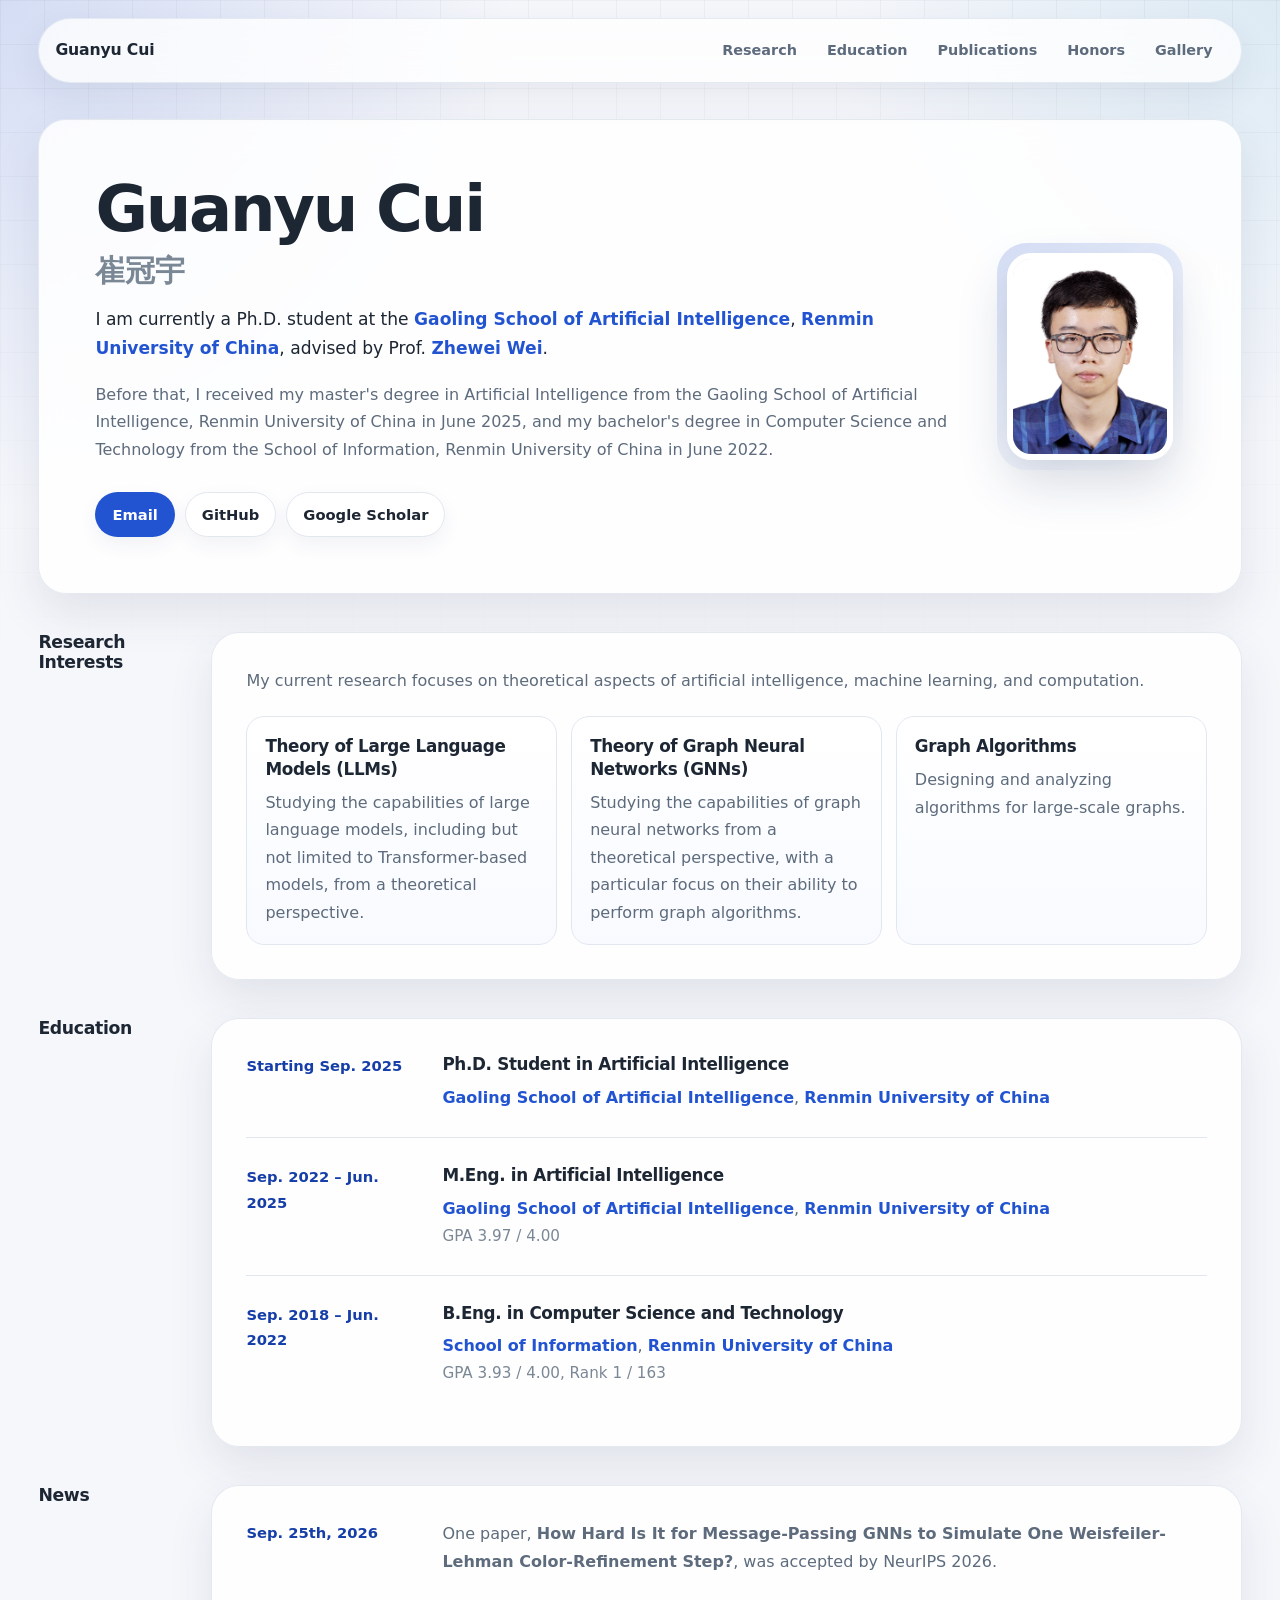
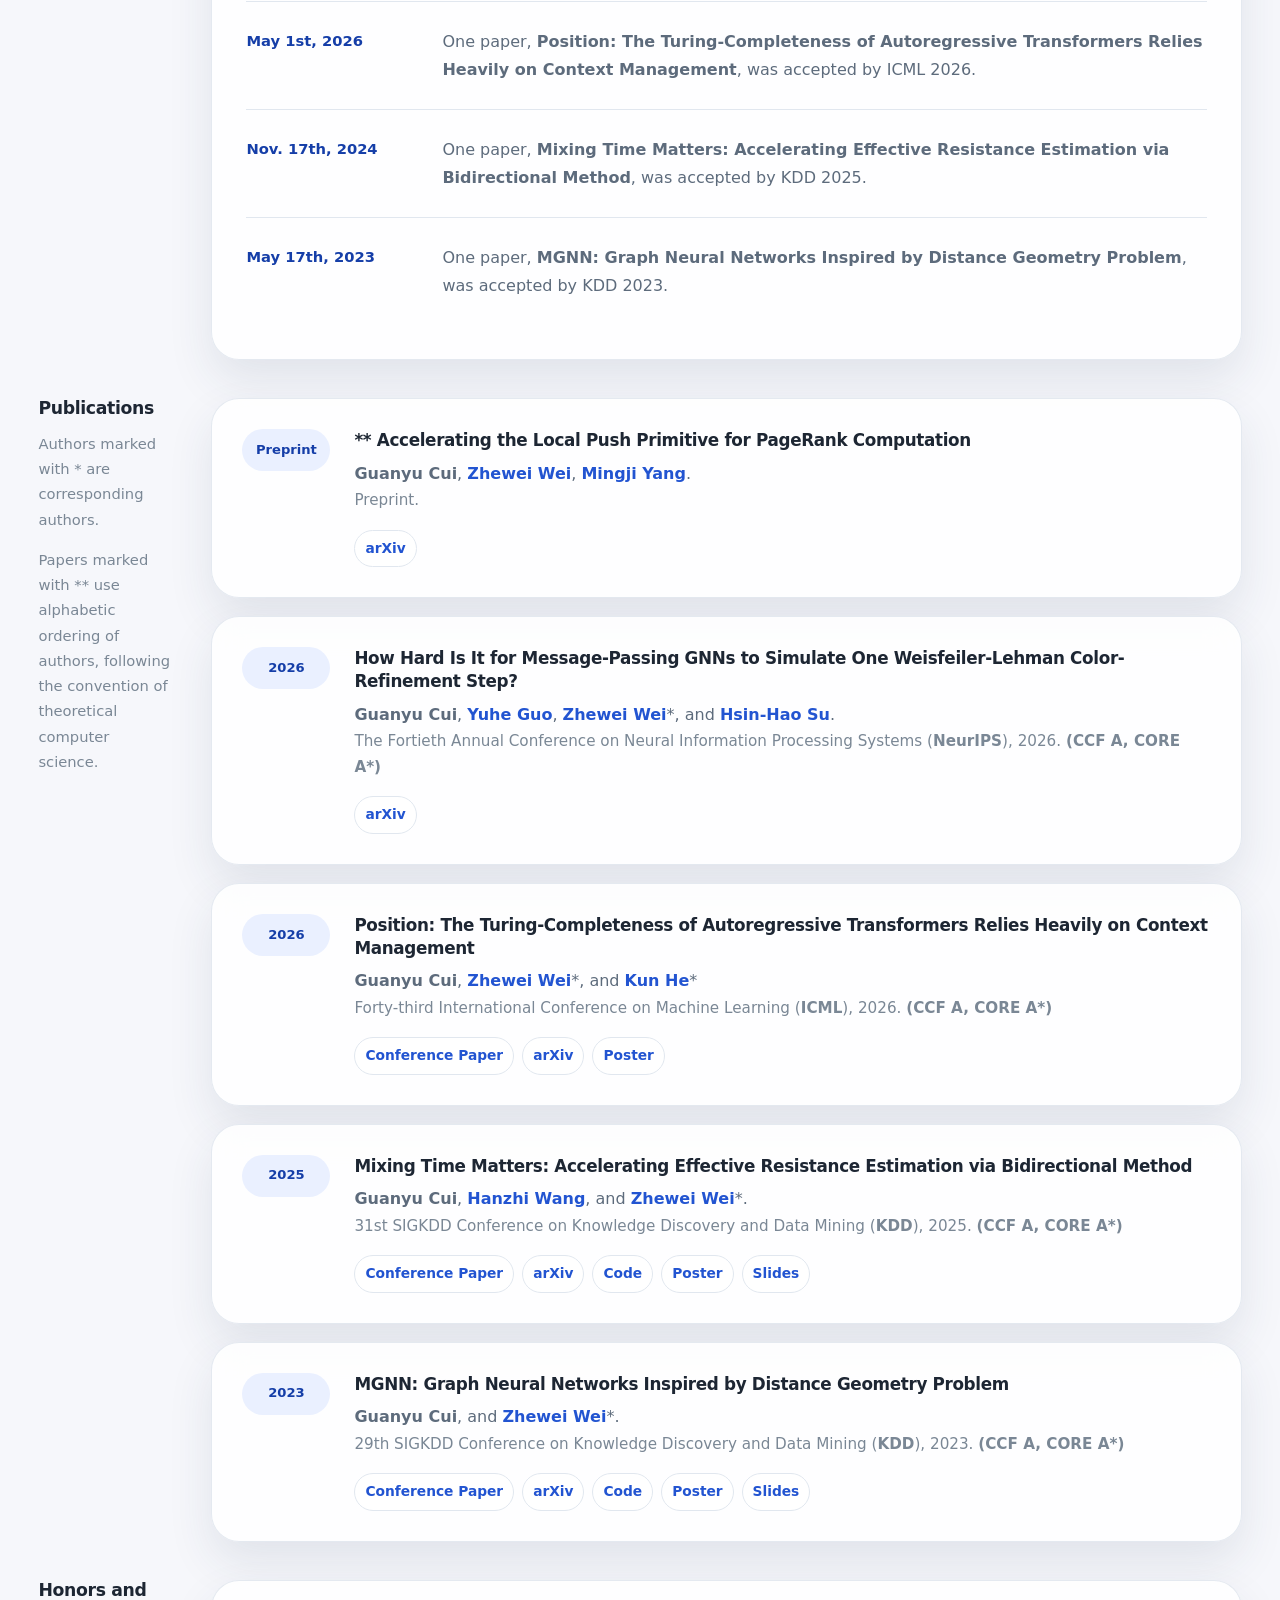
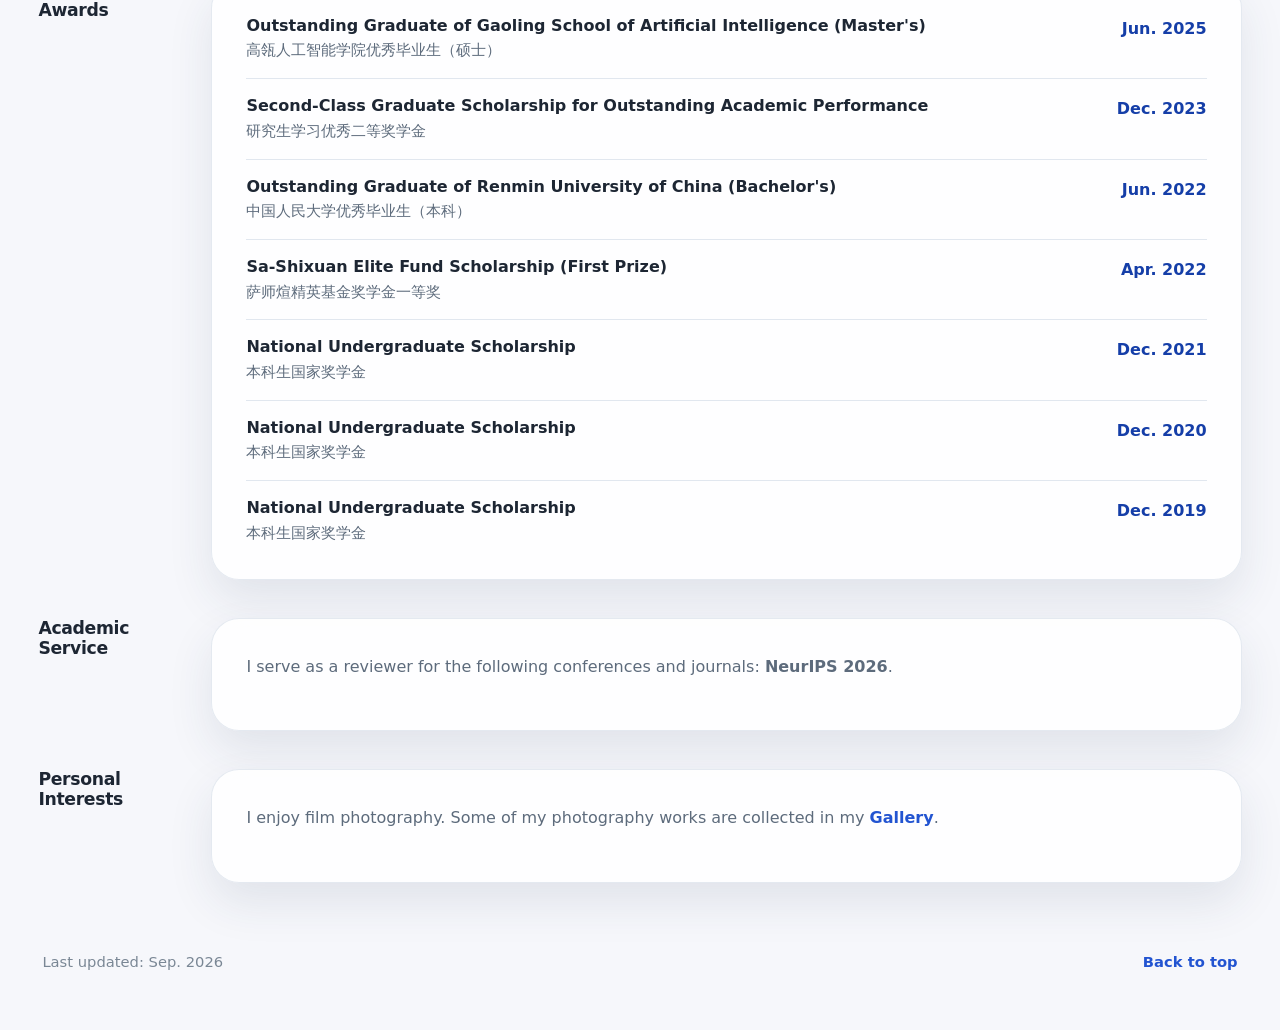
<file: index.html>
<!DOCTYPE html>
<html lang="en">

<head>
	<meta charset="UTF-8">
	<meta name="viewport" content="width=device-width, initial-scale=1">
	<meta name="author" content="Guanyu Cui">
	<meta name="description" content="Guanyu Cui, PhD student in Artificial Intelligence at Renmin University of China. Research in graph neural networks, graph algorithms, and distributed computational models.">
	<title>Guanyu Cui</title>
	<link rel="stylesheet" type="text/css" href="stylesheet.css">
</head>

<body id="top">
	<div class="page-shell">
		<nav class="top-nav" aria-label="Primary navigation">
			<a class="brand" href="#top">Guanyu Cui</a>
			<div class="nav-links">
				<a href="#research">Research</a>
				<a href="#education">Education</a>
				<a href="#publications">Publications</a>
				<a href="#honors">Honors</a>
				<a href="gallery.html">Gallery</a>
			</div>
		</nav>

		<main id>
			<section class="hero card">
				<div class="hero-copy">
					<h1>Guanyu Cui <span>崔冠宇</span></h1>
					<p class="lead">
						I am currently a Ph.D. student at the
						<a href="http://ai.ruc.edu.cn/english">Gaoling School of Artificial Intelligence</a>,
						<a href="https://www.ruc.edu.cn/en">Renmin University of China</a>, advised by Prof.
						<a href="https://weizhewei.com">Zhewei Wei</a>.
					</p>
					<p>
						Before that, I received my master's degree in Artificial Intelligence from the Gaoling School of Artificial Intelligence, Renmin University of China in June 2025, and my bachelor's degree in Computer Science and Technology from the School of Information, Renmin University of China in June 2022.
					</p>
					<div class="link-row" aria-label="Profile links">
						<a class="button primary" href="mailto:cuiguanyu@ruc.edu.cn">Email</a>
						<a class="button" href="https://github.com/GuanyuCui">GitHub</a>
						<a class="button" href="https://scholar.google.com/citations?user=59hALLoAAAAJ&hl=en">Google Scholar</a>
					</div>
				</div>
				<div class="portrait-wrap" aria-label="Profile photo">
					<img src="images/guanyucui.png" alt="Guanyu Cui profile photo">
				</div>
			</section>

			<section id="research" class="section-grid">
				<div class="section-heading">
					<h2>Research Interests</h2>
				</div>
				<div class="card content-card">
					<p>My current research focuses on theoretical aspects of artificial intelligence, machine learning, and computation.</p>
					<div class="interest-grid">
						<article class="mini-card">
							<h3>Theory of Large Language Models (LLMs)</h3>
							<p>Studying the capabilities of large language models, including but not limited to Transformer-based models, from a theoretical perspective.</p>
						</article>
						<article class="mini-card">
							<h3>Theory of Graph Neural Networks (GNNs)</h3>
							<p>Studying the capabilities of graph neural networks from a theoretical perspective, with a particular focus on their ability to perform graph algorithms.</p>
						</article>
						<article class="mini-card">
							<h3>Graph Algorithms</h3>
							<p>Designing and analyzing algorithms for large-scale graphs.</p>
						</article>
					</div>
				</div>
			</section>

			<section id="education" class="section-grid">
				<div class="section-heading">
					<h2>Education</h2>
				</div>
				<div class="card timeline">
					<article class="timeline-item">
						<div class="time">Starting Sep. 2025</div>
						<div>
							<h3>Ph.D. Student in Artificial Intelligence</h3>
							<p><a href="http://ai.ruc.edu.cn/english">Gaoling School of Artificial Intelligence</a>, <a href="https://www.ruc.edu.cn/en">Renmin University of China</a></p>
						</div>
					</article>
					<article class="timeline-item">
						<div class="time">Sep. 2022 – Jun. 2025</div>
						<div>
							<h3>M.Eng. in Artificial Intelligence</h3>
							<p><a href="http://ai.ruc.edu.cn/english">Gaoling School of Artificial Intelligence</a>, <a href="https://www.ruc.edu.cn/en">Renmin University of China</a></p>
							<p class="meta">GPA 3.97 / 4.00</p>
						</div>
					</article>
					<article class="timeline-item">
						<div class="time">Sep. 2018 – Jun. 2022</div>
						<div>
							<h3>B.Eng. in Computer Science and Technology</h3>
							<p><a href="http://info.ruc.edu.cn/en">School of Information</a>, <a href="https://www.ruc.edu.cn/en">Renmin University of China</a></p>
							<p class="meta">GPA 3.93 / 4.00, Rank 1 / 163</p>
						</div>
					</article>
				</div>
			</section>

			<section id="news" class="section-grid">
				<div class="section-heading">
					<h2>News</h2>
				</div>
				<div class="card timeline compact">
					<article class="timeline-item">
						<div class="time">Sep. 25th, 2026</div>
						<p>One paper, <strong>How Hard Is It for Message-Passing GNNs to Simulate One Weisfeiler-Lehman Color-Refinement Step?</strong>, was accepted by NeurIPS 2026.</p>
					</article>
					<article class="timeline-item">
						<div class="time">May 1st, 2026</div>
						<p>One paper, <strong>Position: The Turing-Completeness of Autoregressive Transformers Relies Heavily on Context Management</strong>, was accepted by ICML 2026.</p>
					</article>
					<article class="timeline-item">
						<div class="time">Nov. 17th, 2024</div>
						<p>One paper, <strong>Mixing Time Matters: Accelerating Effective Resistance Estimation via Bidirectional Method</strong>, was accepted by KDD 2025.</p>
					</article>
					<article class="timeline-item">
						<div class="time">May 17th, 2023</div>
						<p>One paper, <strong>MGNN: Graph Neural Networks Inspired by Distance Geometry Problem</strong>, was accepted by KDD 2023.</p>
					</article>
				</div>
			</section>

			<section id="publications" class="section-grid">
				<div class="section-heading">
					<h2>Publications</h2>
					<p class="note">Authors marked with * are corresponding authors.</p>
					<p class="note">Papers marked with ** use alphabetic ordering of authors, following the convention of theoretical computer science.</p>
				</div>
				<div class="publication-list">
					<article class="card publication">
						<div class="pub-year">Preprint</div>
						<div>
							<h3>** Accelerating the Local Push Primitive for PageRank Computation</h3>
							<p class="authors"><strong>Guanyu Cui</strong>, <a href="https://weizhewei.com">Zhewei Wei</a>, <a href="https://kyleyoung-ymj.github.io">Mingji Yang</a>.</p>
							<p class="venue">Preprint.</p>
							<div class="pub-links">
								<a href="https://arxiv.org/abs/2609.12076">arXiv</a>
							</div>
						</div>
					</article>

					<article class="card publication">
						<div class="pub-year">2026</div>
						<div>
							<h3>How Hard Is It for Message-Passing GNNs to Simulate One Weisfeiler-Lehman Color-Refinement Step?</h3>
							<p class="authors"><strong>Guanyu Cui</strong>, <a href="https://yuziguo.github.io">Yuhe Guo</a>, <a href="https://weizhewei.com">Zhewei Wei</a>*, and <a href="https://sites.google.com/site/distributedhsinhao/">Hsin-Hao Su</a>.</p>
							<p class="venue">The Fortieth Annual Conference on Neural Information Processing Systems (<strong>NeurIPS</strong>), 2026. <strong>(CCF A, CORE A*)</strong></p>
							<div class="pub-links">
								<a href="https://arxiv.org/abs/2410.01308">arXiv</a>
							</div>
						</div>
					</article>

					<article class="card publication">
						<div class="pub-year">2026</div>
						<div>
							<h3>Position: The Turing-Completeness of Autoregressive Transformers Relies Heavily on Context Management</h3>
							<p class="authors"><strong>Guanyu Cui</strong>, <a href="https://weizhewei.com">Zhewei Wei</a>*, and <a href="https://hekun-theory.com">Kun He</a>*</p>
							<p class="venue">Forty-third International Conference on Machine Learning (<strong>ICML</strong>), 2026. <strong>(CCF A, CORE A*)</strong></p>
							<div class="pub-links">
								<a href="https://openreview.net/forum?id=m6ZOgSUoVW">Conference Paper</a>
								<a href="https://arxiv.org/abs/2605.19514">arXiv</a>
								<a href="posters/ICML'26-poster.pdf">Poster</a>
							</div>
						</div>
					</article>

					<article class="card publication">
						<div class="pub-year">2025</div>
						<div>
							<h3>Mixing Time Matters: Accelerating Effective Resistance Estimation via Bidirectional Method</h3>
							<p class="authors"><strong>Guanyu Cui</strong>, <a href="https://wanghzccls.github.io">Hanzhi Wang</a>, and <a href="https://weizhewei.com">Zhewei Wei</a>*.</p>
							<p class="venue">31st SIGKDD Conference on Knowledge Discovery and Data Mining (<strong>KDD</strong>), 2025. <strong>(CCF A, CORE A*)</strong></p>
							<div class="pub-links">
								<a href="https://dl.acm.org/doi/10.1145/3690624.3709298">Conference Paper</a>
								<a href="https://arxiv.org/abs/2503.02513">arXiv</a>
								<a href="https://github.com/GuanyuCui/BiSPER">Code</a>
								<a href="posters/KDD'25-poster.pdf">Poster</a>
								<a href="slides/KDD'25-presentation_slides.pdf">Slides</a>
							</div>
						</div>
					</article>

					<article class="card publication">
						<div class="pub-year">2023</div>
						<div>
							<h3>MGNN: Graph Neural Networks Inspired by Distance Geometry Problem</h3>
							<p class="authors"><strong>Guanyu Cui</strong>, and <a href="https://weizhewei.com">Zhewei Wei</a>*.</p>
							<p class="venue">29th SIGKDD Conference on Knowledge Discovery and Data Mining (<strong>KDD</strong>), 2023. <strong>(CCF A, CORE A*)</strong></p>
							<div class="pub-links">
								<a href="https://dl.acm.org/doi/10.1145/3580305.3599431">Conference Paper</a>
								<a href="https://arxiv.org/abs/2201.12994">arXiv</a>
								<a href="https://github.com/GuanyuCui/MGNN">Code</a>
								<a href="posters/KDD'23-poster.pdf">Poster</a>
								<a href="slides/KDD'23-presentation_slides.pdf">Slides</a>
							</div>
						</div>
					</article>
				</div>
			</section>

			<section id="honors" class="section-grid">
				<div class="section-heading">
					<h2>Honors and Awards</h2>
				</div>
				<div class="card award-list">
					<div class="award-item">
						<span>
							<strong>Outstanding Graduate of Gaoling School of Artificial Intelligence (Master's)</strong>
							<span class="award-cn">高瓴人工智能学院优秀毕业生（硕士）</span>
						</span>
						<strong>Jun. 2025</strong>
						
					</div>
					<div class="award-item">
						<span>
							<strong>Second-Class Graduate Scholarship for Outstanding Academic Performance</strong>
							<span class="award-cn">研究生学习优秀二等奖学金</span>
						</span>
						<strong>Dec. 2023</strong>
					</div>
					<div class="award-item">
						<span>
							<strong>Outstanding Graduate of Renmin University of China (Bachelor's)</strong>
							<span class="award-cn">中国人民大学优秀毕业生（本科）</span>
						</span>
						<strong>Jun. 2022</strong>
					</div>
					<div class="award-item">
						<span>
							<strong>Sa-Shixuan Elite Fund Scholarship (First Prize)</strong>
							<span class="award-cn">萨师煊精英基金奖学金一等奖</span>
						</span>
						<strong>Apr. 2022</strong>
					</div>
					<div class="award-item">
						<span>
							<strong>National Undergraduate Scholarship</strong>
							<span class="award-cn">本科生国家奖学金</span>
						</span>
						<strong>Dec. 2021</strong>
					</div>
					<div class="award-item">
						<span>
							<strong>National Undergraduate Scholarship</strong>
							<span class="award-cn">本科生国家奖学金</span>
						</span>
						<strong>Dec. 2020</strong>
					</div>
					<div class="award-item">
						<span>
							<strong>National Undergraduate Scholarship</strong>
							<span class="award-cn">本科生国家奖学金</span>
						</span>
						<strong>Dec. 2019</strong>
					</div>
				</div>
			</section>

			<section id="academic-service" class="section-grid">
				<div class="section-heading">
					<h2>Academic Service</h2>
				</div>
				<div class="card content-card">
					<p>I serve as a reviewer for the following conferences and journals: <strong>NeurIPS 2026</strong>.</p>
				</div>
			</section>

			<section id="others" class="section-grid">
				<div class="section-heading">
					<h2>Personal Interests</h2>
				</div>
				<div class="card content-card">
					<p>I enjoy film photography. Some of my photography works are collected in my <a href="gallery.html">Gallery</a>.</p>
				</div>
			</section>
		</main>

		<footer class="site-footer">
			<span>Last updated: Sep. 2026</span>
			<a href="#top">Back to top</a>
		</footer>
	</div>
</body>

</html>
</file>
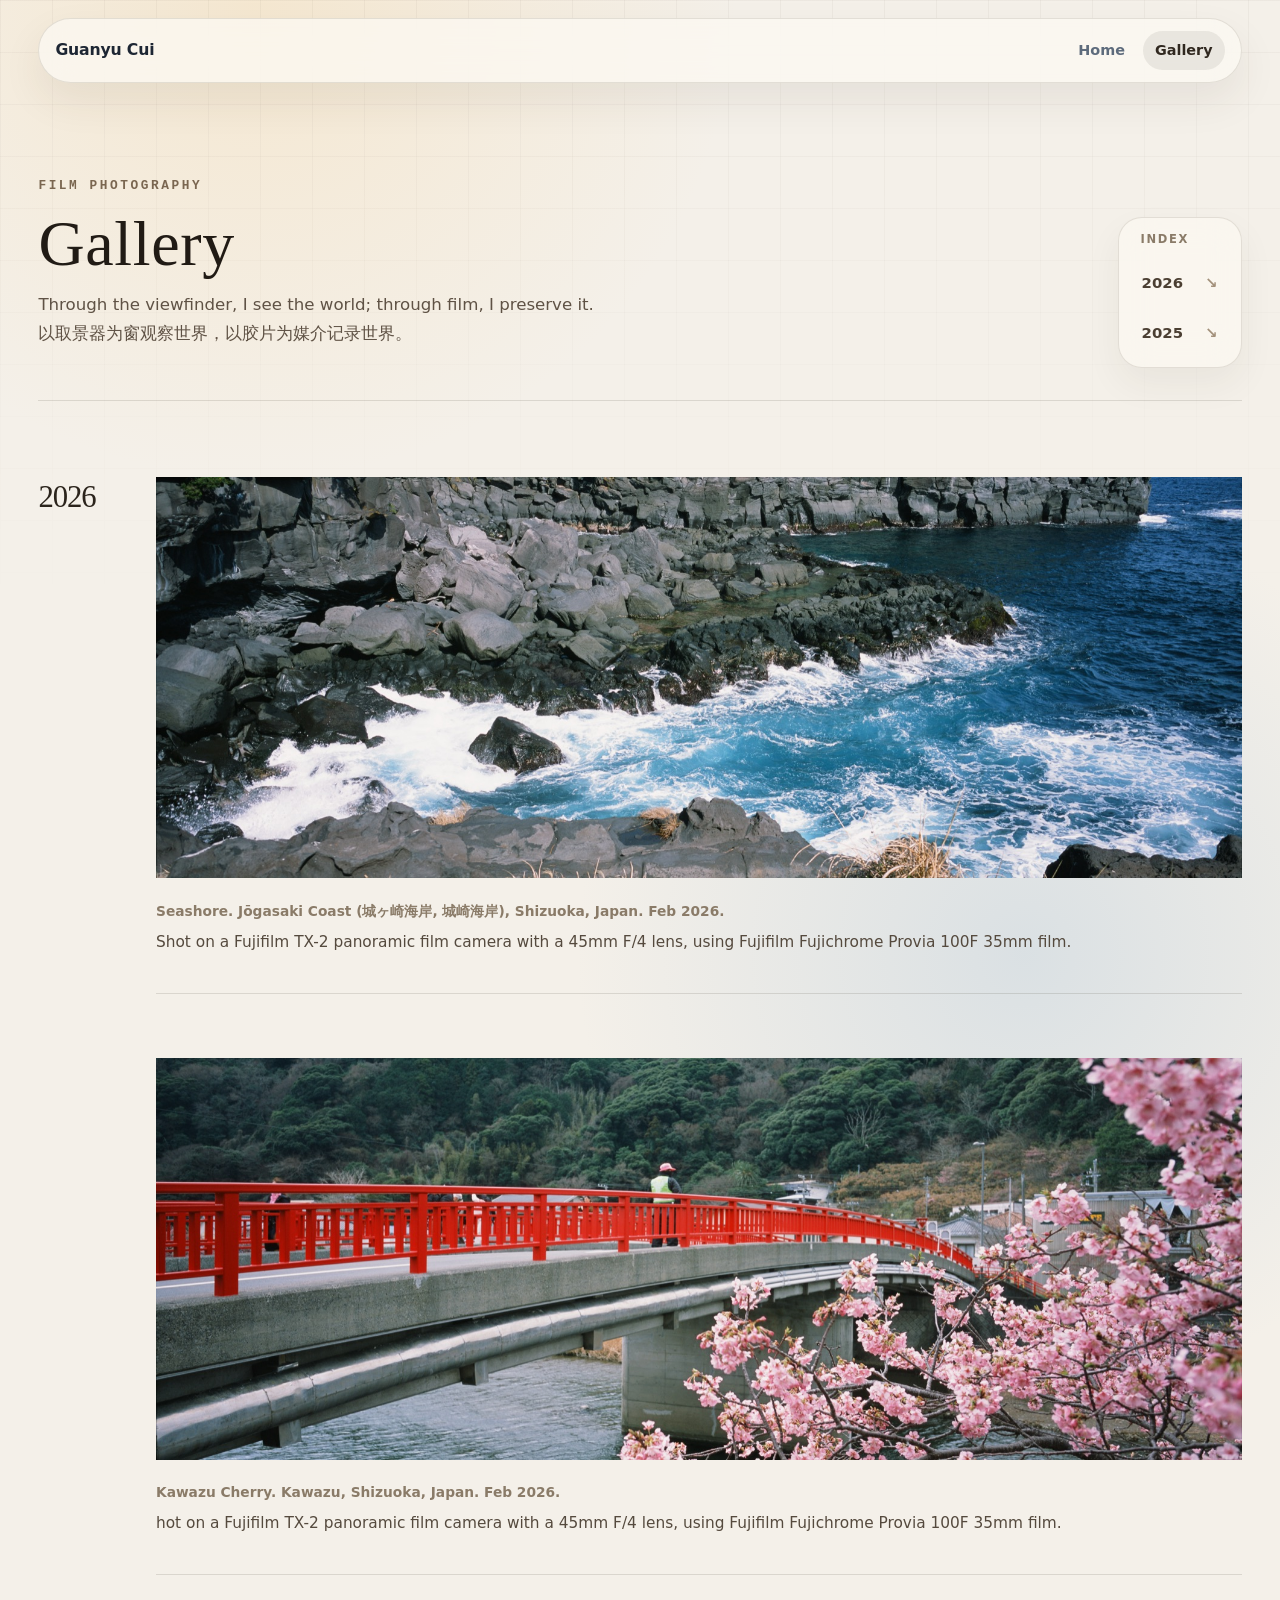
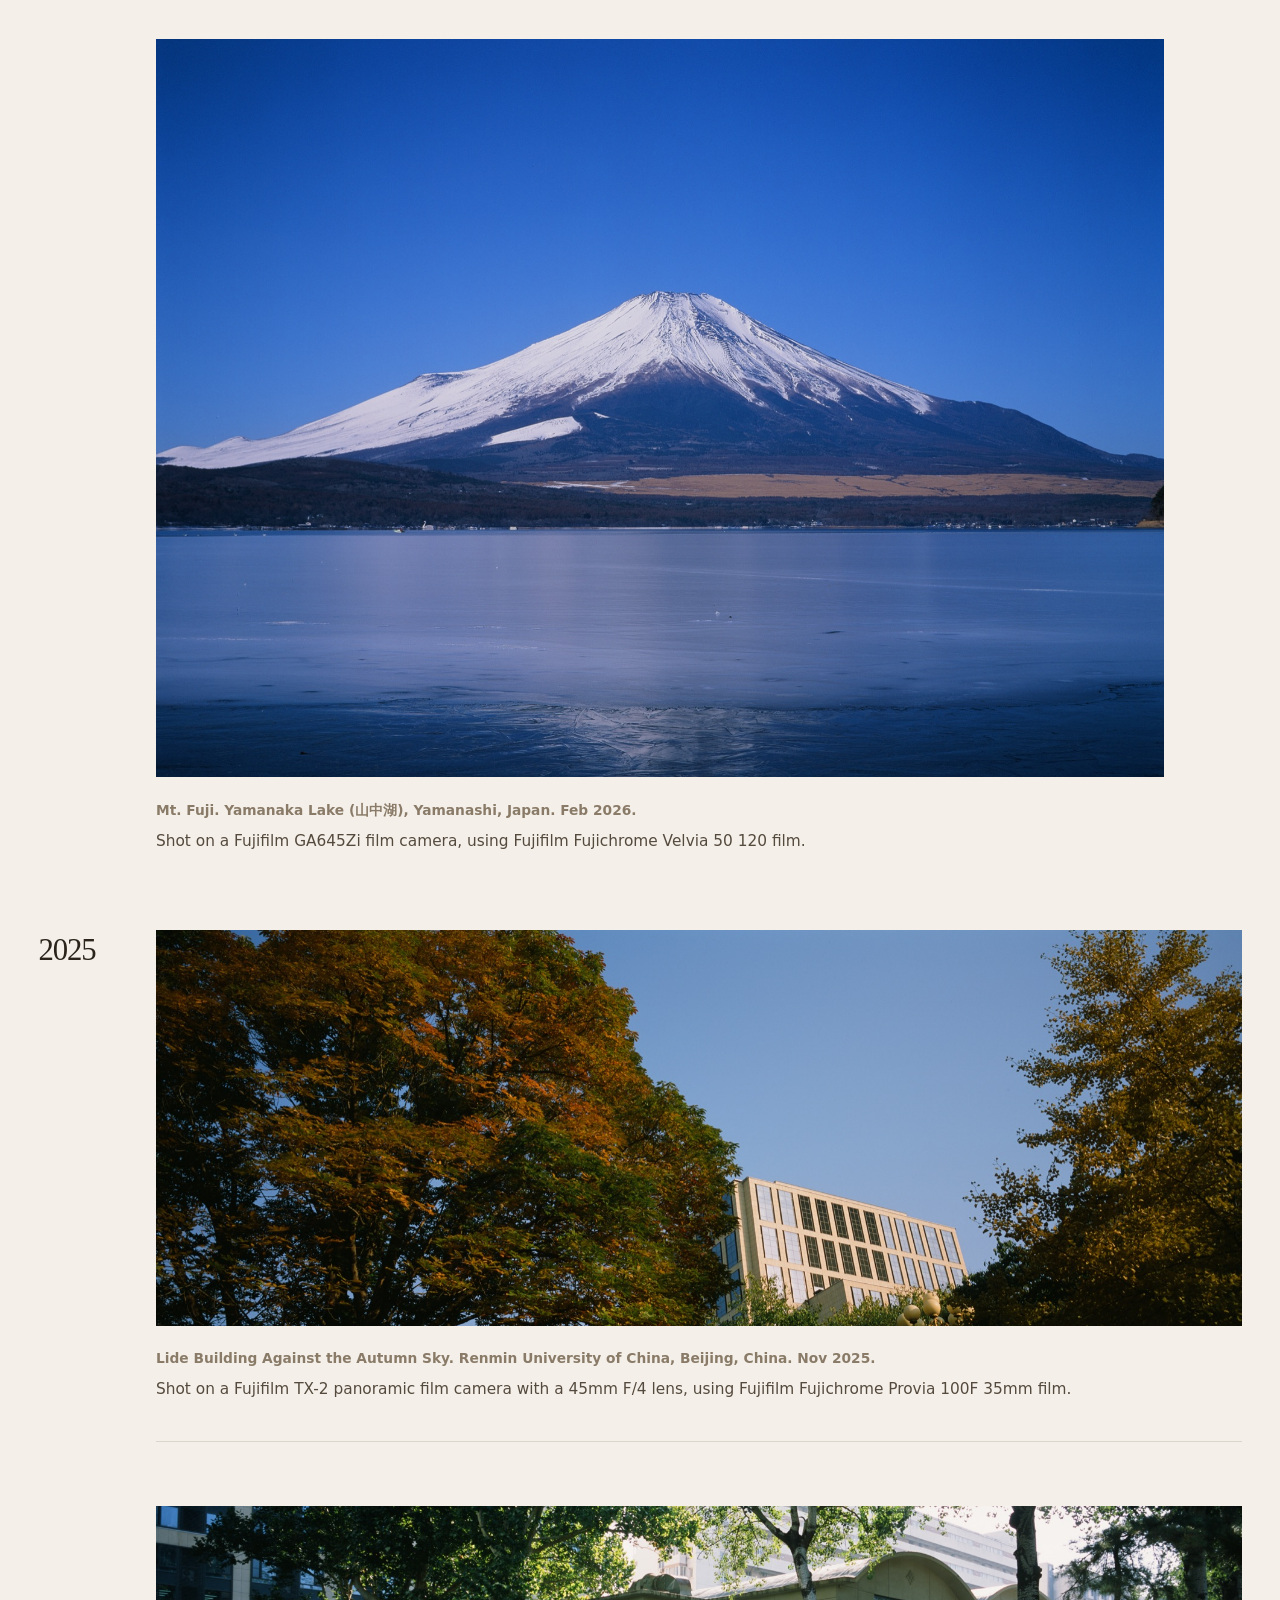
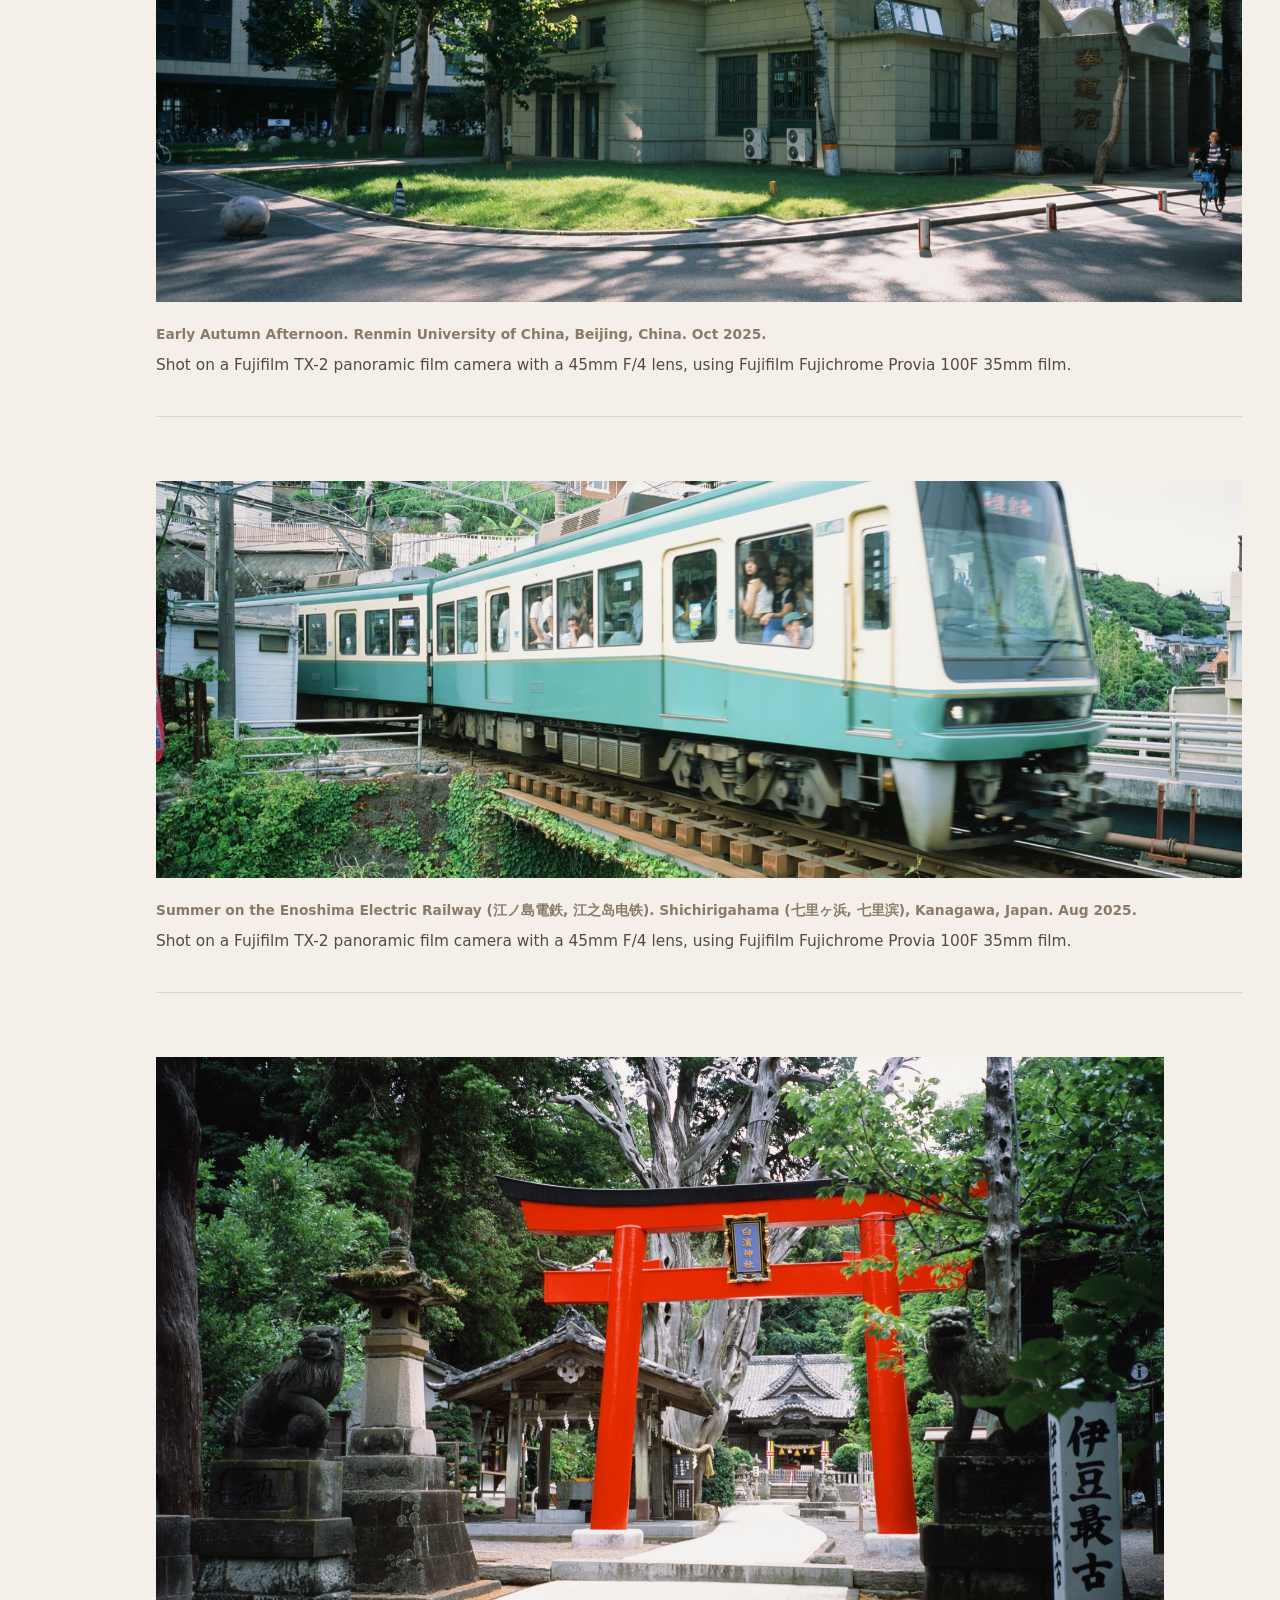
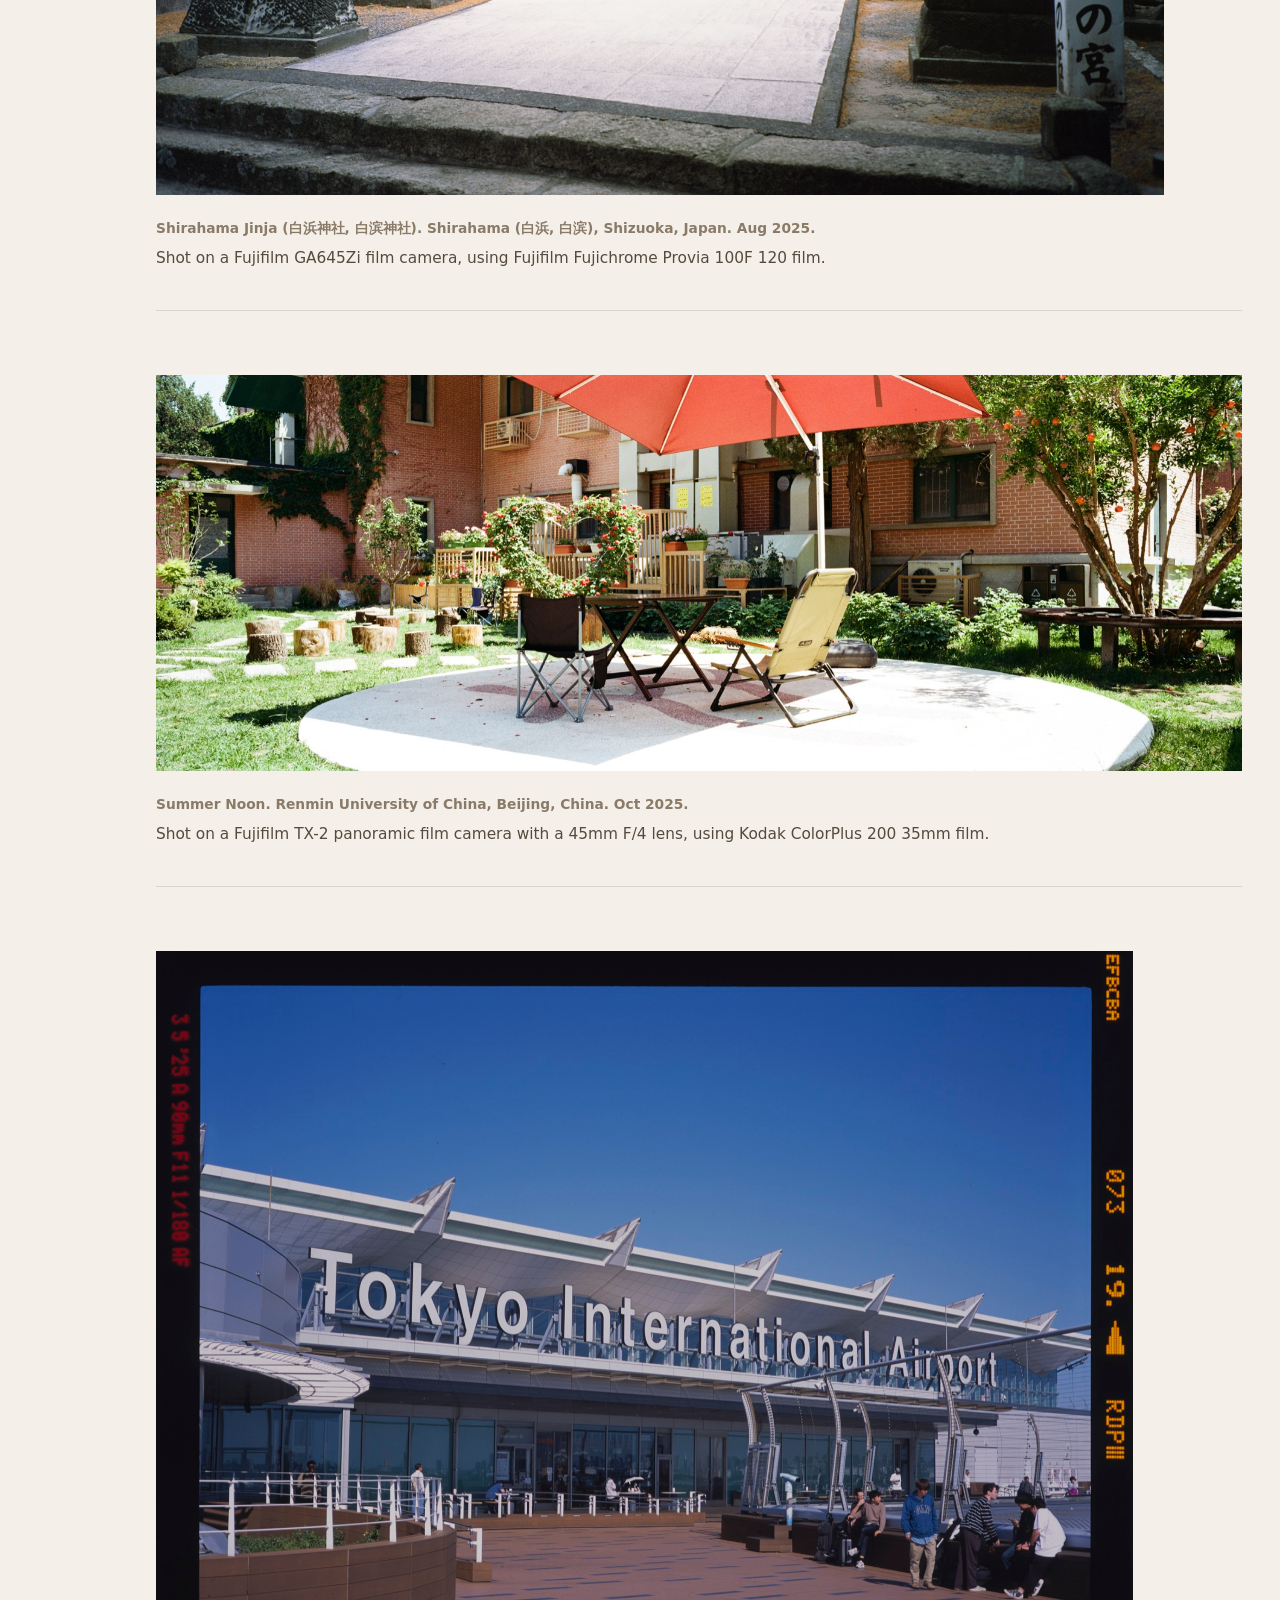
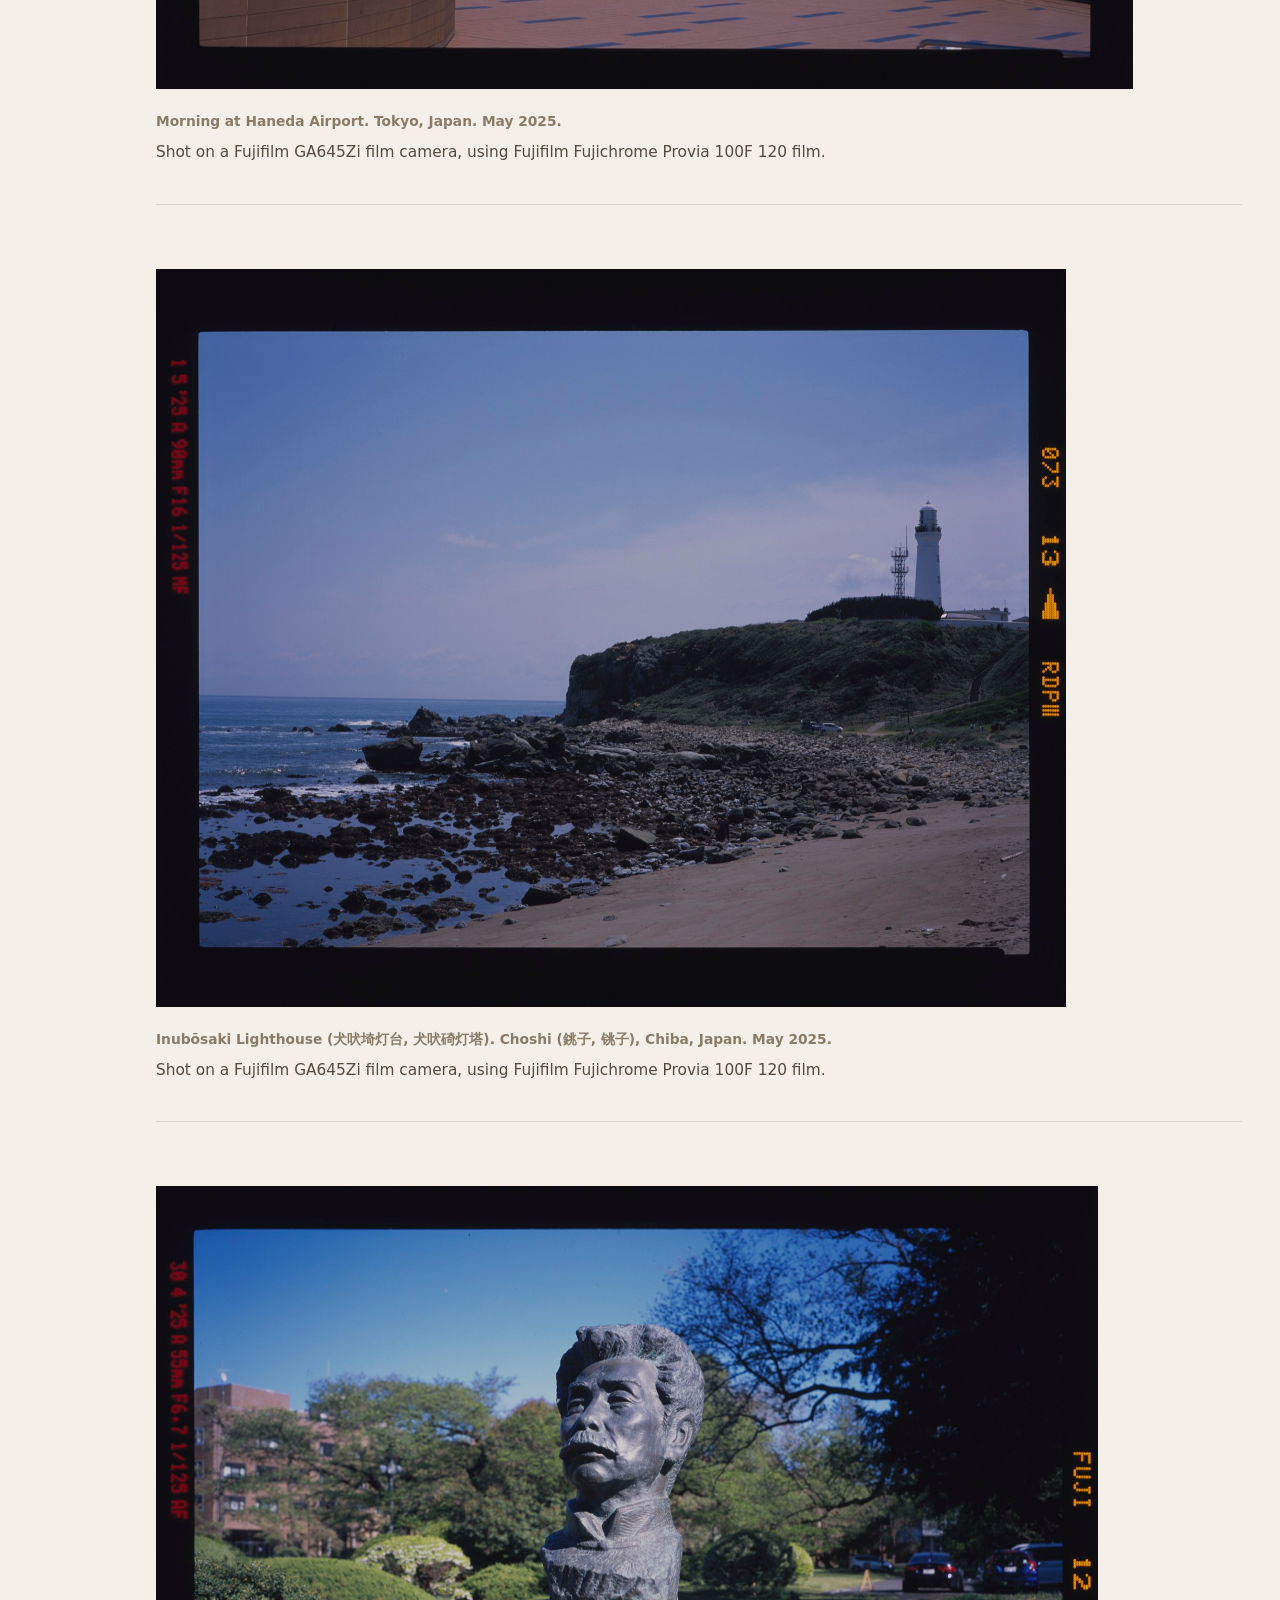
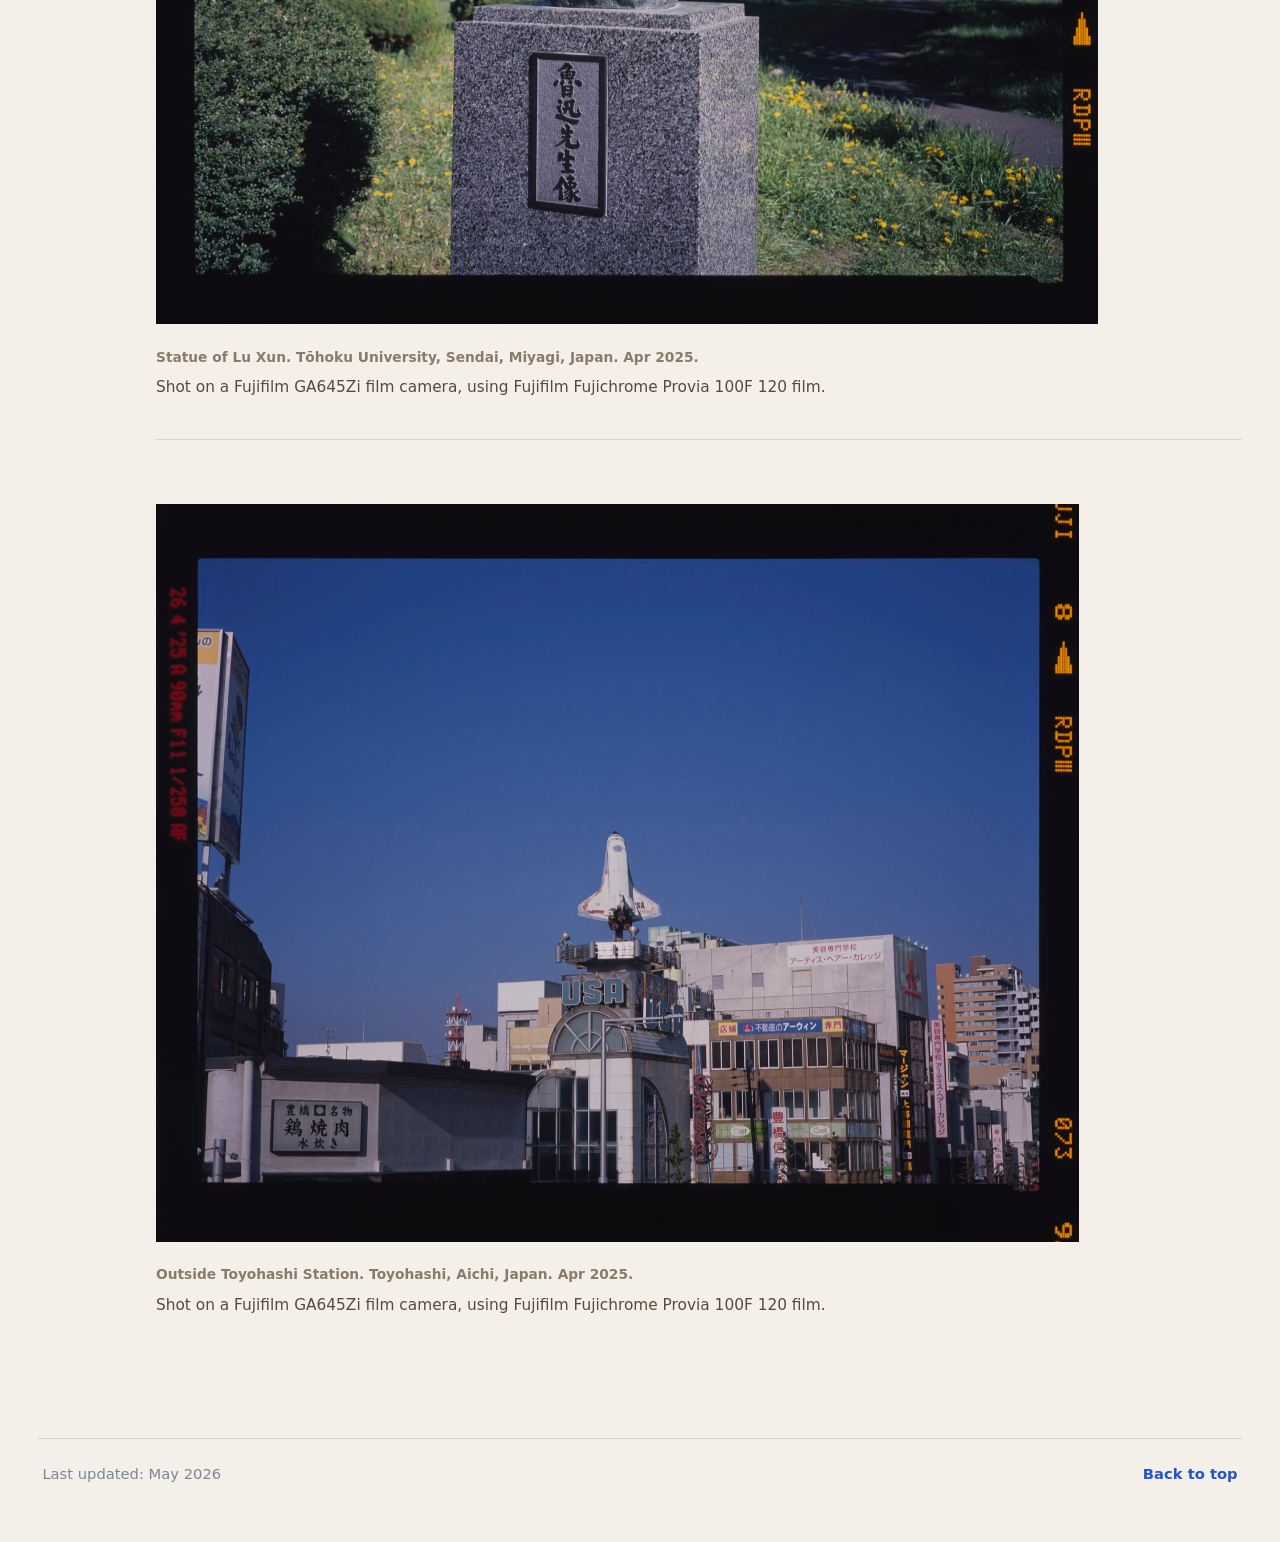
<file: gallery.html>
<!DOCTYPE html>
<html lang="en">

<head>
	<meta charset="UTF-8">
	<meta name="viewport" content="width=device-width, initial-scale=1">
	<meta name="author" content="Guanyu Cui">
	<meta name="description" content="Photography gallery of Guanyu Cui.">
	<title>Gallery | Guanyu Cui</title>
	<link rel="stylesheet" type="text/css" href="stylesheet.css">
</head>

<body id="top" class="gallery-page">
	<div class="page-shell gallery-shell">
		<nav class="top-nav gallery-nav" aria-label="Primary navigation">
			<a class="brand" href="index.html">Guanyu Cui</a>
			<div class="nav-links">
				<a href="index.html">Home</a>
				<a href="gallery.html" aria-current="page">Gallery</a>
			</div>
		</nav>

		<main class="gallery-main">
			<section class="gallery-intro" aria-labelledby="gallery-title">
				<div>
					<p class="gallery-kicker">Film photography</p>
					<h1 id="gallery-title">Gallery</h1>
					<p class="gallery-lead">Through the viewfinder, I see the world; through film, I preserve it. </p>
					<p class="gallery-lead">以取景器为窗观察世界，以胶片为媒介记录世界。</p>
				</div>
				<nav class="gallery-year-index" aria-label="Jump to year">
					<span>Index</span>
					<a href="#year-2026">2026</a>
					<a href="#year-2025">2025</a>
				</nav>
			</section>

			<section id="year-2026" class="gallery-year-section" aria-labelledby="heading-2026">
				<div class="gallery-year-aside">
					<h2 id="heading-2026">2026</h2>
				</div>
				<div class="photo-list">
					<figure class="photo-piece">
						<a class="photo-link" href="gallery/originals/2026-Feb-Jogasaki.jpg">
							<span class="photo-loading">Loading preview</span>
						</a>
						<figcaption>
							<p class="photo-meta">Seashore. Jōgasaki Coast (城ヶ崎海岸, 城崎海岸), Shizuoka, Japan. Feb 2026.</p>
							<p class="photo-note">Shot on a Fujifilm TX-2 panoramic film camera with a 45mm F/4 lens, using Fujifilm Fujichrome Provia 100F 35mm film.</p>
						</figcaption>
					</figure>
					<figure class="photo-piece">
						<a class="photo-link" href="gallery/originals/2026-Feb-KawazuCherry.jpg">
							<span class="photo-loading">Loading preview</span>
						</a>
						<figcaption>
							<p class="photo-meta">Kawazu Cherry. Kawazu, Shizuoka, Japan. Feb 2026.</p>
							<p class="photo-note">hot on a Fujifilm TX-2 panoramic film camera with a 45mm F/4 lens, using Fujifilm Fujichrome Provia 100F 35mm film.</p>
						</figcaption>
					</figure>
					<figure class="photo-piece">
						<a class="photo-link" href="gallery/originals/2026-Feb-MtFuji.jpg">
							<span class="photo-loading">Loading preview</span>
						</a>
						<figcaption>
							<p class="photo-meta">Mt. Fuji. Yamanaka Lake (山中湖), Yamanashi, Japan. Feb 2026.</p>
							<p class="photo-note">Shot on a Fujifilm GA645Zi film camera, using Fujifilm Fujichrome Velvia 50 120 film.</p>
						</figcaption>
					</figure>
				</div>
			</section>

			<section id="year-2025" class="gallery-year-section" aria-labelledby="heading-2025">
				<div class="gallery-year-aside">
					<h2 id="heading-2025">2025</h2>
				</div>
				<div class="photo-list">
					<figure class="photo-piece">
						<a class="photo-link" href="gallery/originals/2025-Nov-LideAutumnSky.jpg">
							<span class="photo-loading">Loading preview</span>
						</a>
						<figcaption>
							<p class="photo-meta">Lide Building Against the Autumn Sky. Renmin University of China, Beijing, China. Nov 2025.</p>
							<p class="photo-note">Shot on a Fujifilm TX-2 panoramic film camera with a 45mm F/4 lens, using Fujifilm Fujichrome Provia 100F 35mm film.</p>
						</figcaption>
					</figure>
					<figure class="photo-piece">
						<a class="photo-link" href="gallery/originals/2025-Oct-EarlyAutumnAfternoon.jpg">
							<span class="photo-loading">Loading preview</span>
						</a>
						<figcaption>
							<p class="photo-meta">Early Autumn Afternoon. Renmin University of China, Beijing, China. Oct 2025.</p>
							<p class="photo-note">Shot on a Fujifilm TX-2 panoramic film camera with a 45mm F/4 lens, using Fujifilm Fujichrome Provia 100F 35mm film.</p>
						</figcaption>
					</figure>
					<figure class="photo-piece">
						<a class="photo-link" href="gallery/originals/2025-Aug-Enoden.jpg">
							<span class="photo-loading">Loading preview</span>
						</a>
						<figcaption>
							<p class="photo-meta">Summer on the Enoshima Electric Railway (江ノ島電鉄, 江之岛电铁). Shichirigahama (七里ヶ浜, 七里滨), Kanagawa, Japan. Aug 2025.</p>
							<p class="photo-note">Shot on a Fujifilm TX-2 panoramic film camera with a 45mm F/4 lens, using Fujifilm Fujichrome Provia 100F 35mm film.</p>
						</figcaption>
					</figure>
					<figure class="photo-piece">
						<a class="photo-link" href="gallery/originals/2025-Aug-ShirahamaJinja.jpg">
							<span class="photo-loading">Loading preview</span>
						</a>
						<figcaption>
							<p class="photo-meta">Shirahama Jinja (白浜神社, 白滨神社). Shirahama (白浜, 白滨), Shizuoka, Japan. Aug 2025.</p>
							<p class="photo-note">Shot on a Fujifilm GA645Zi film camera, using Fujifilm Fujichrome Provia 100F 120 film.</p>
						</figcaption>
					</figure>
					<figure class="photo-piece">
						<a class="photo-link" href="gallery/originals/2025-Jun-SummerNoon.jpg">
							<span class="photo-loading">Loading preview</span>
						</a>
						<figcaption>
							<p class="photo-meta">Summer Noon. Renmin University of China, Beijing, China. Oct 2025.</p>
							<p class="photo-note">Shot on a Fujifilm TX-2 panoramic film camera with a 45mm F/4 lens, using Kodak ColorPlus 200 35mm film.</p>
						</figcaption>
					</figure>
					<figure class="photo-piece">
						<a class="photo-link" href="gallery/originals/2025-May-Haneda.jpg">
							<span class="photo-loading">Loading preview</span>
						</a>
						<figcaption>
							<p class="photo-meta">Morning at Haneda Airport. Tokyo, Japan. May 2025.</p>
							<p class="photo-note">Shot on a Fujifilm GA645Zi film camera, using Fujifilm Fujichrome Provia 100F 120 film.</p>
						</figcaption>
					</figure>
					<figure class="photo-piece">
						<a class="photo-link" href="gallery/originals/2025-May-InubosakiLighthouse.jpg">
							<span class="photo-loading">Loading preview</span>
						</a>
						<figcaption>
							<p class="photo-meta">Inubōsaki Lighthouse (犬吠埼灯台, 犬吠碕灯塔). Choshi (銚子, 铫子), Chiba, Japan. May 2025.</p>
							<p class="photo-note">Shot on a Fujifilm GA645Zi film camera, using Fujifilm Fujichrome Provia 100F 120 film.</p>
						</figcaption>
					</figure>
					<figure class="photo-piece">
						<a class="photo-link" href="gallery/originals/2025-April-LuXun.jpg">
							<span class="photo-loading">Loading preview</span>
						</a>
						<figcaption>
							<p class="photo-meta">Statue of Lu Xun. Tōhoku University, Sendai, Miyagi, Japan. Apr 2025.</p>
							<p class="photo-note">Shot on a Fujifilm GA645Zi film camera, using Fujifilm Fujichrome Provia 100F 120 film.</p>
						</figcaption>
					</figure>
					<figure class="photo-piece">
						<a class="photo-link" href="gallery/originals/2025-April-Toyohashi.jpg">
							<span class="photo-loading">Loading preview</span>
						</a>
						<figcaption>
							<p class="photo-meta">Outside Toyohashi Station. Toyohashi, Aichi, Japan. Apr 2025.</p>
							<p class="photo-note">Shot on a Fujifilm GA645Zi film camera, using Fujifilm Fujichrome Provia 100F 120 film.</p>
						</figcaption>
					</figure>
				</div>
			</section>

			<footer class="site-footer gallery-footer">
				<span>Last updated: May 2026</span>
				<a href="#top">Back to top</a>
			</footer>
		</main>
	</div>

	<dialog class="photo-dialog" id="photo-dialog" aria-label="Full-size photo viewer">
		<button class="photo-dialog-close" type="button" aria-label="Close full-size photo">×</button>
		<img id="photo-dialog-img" alt="">
	</dialog>

	<script>
		document.addEventListener("DOMContentLoaded", () => {
			const photoDialog = document.getElementById("photo-dialog");
			const photoDialogImg = document.getElementById("photo-dialog-img");
			const photoDialogClose = photoDialog.querySelector(".photo-dialog-close");
			const photoLinks = Array.from(document.querySelectorAll(".photo-link"));
		
			function thumbPathFromOriginal(originalPath) {
				return originalPath.replace(/(^|\/)originals\//, "$1thumbs/");
			}
		
			function altTextFromFigure(link) {
				return link.closest(".photo-piece")?.querySelector(".photo-meta")?.textContent.trim() || "Gallery photo";
			}
		
			function closePhotoDialog() {
				photoDialog.close();
			}
		
			photoLinks.forEach((link, index) => {
				const originalPath = link.getAttribute("href");
				const image = document.createElement("img");
				const altText = altTextFromFigure(link);
		
				image.src = thumbPathFromOriginal(originalPath);
				image.alt = altText;
				image.decoding = "async";
				image.loading = index === 0 ? "eager" : "lazy";
				image.fetchPriority = index === 0 ? "high" : "low";
		
				link.replaceChildren(image);
				link.setAttribute("aria-label", `Open full-size photo: ${altText}`);
		
				link.addEventListener("click", (event) => {
					event.preventDefault();
					photoDialogImg.src = link.href;
					photoDialogImg.alt = altText;
					photoDialog.showModal();
					document.body.classList.add("photo-dialog-open");
				});
			});
		
			photoDialogClose.addEventListener("click", closePhotoDialog);
		
			photoDialog.addEventListener("click", (event) => {
				if (event.target === photoDialog) {
					closePhotoDialog();
				}
			});
		
			photoDialog.addEventListener("close", () => {
				document.body.classList.remove("photo-dialog-open");
				photoDialogImg.removeAttribute("src");
				photoDialogImg.alt = "";
			});
		});
	</script>
</body>

</html>
</file>
<file: stylesheet.css>
:root {
	color-scheme: light;
	--bg: #f6f7fb;
	--surface: rgba(255, 255, 255, 0.86);
	--surface-strong: #ffffff;
	--text: #1d2633;
	--muted: #5d6b7c;
	--muted-light: #7a8795;
	--line: #e1e7ef;
	--accent: #2254d1;
	--accent-soft: #eaf0ff;
	--accent-strong: #153ea8;
	--shadow: 0 20px 45px rgba(36, 55, 90, 0.10);
	--radius-lg: 28px;
	--radius-md: 18px;
	--radius-sm: 12px;
	--max-width: none;
}

* {
	box-sizing: border-box;
}

html {
	scroll-behavior: smooth;
}

body {
	margin: 0;
	color: var(--text);
	background:
		radial-gradient(circle at top left, rgba(34, 84, 209, 0.16), transparent 32rem),
		radial-gradient(circle at top right, rgba(36, 143, 197, 0.12), transparent 28rem),
		var(--bg);
	font-family: Inter, ui-sans-serif, system-ui, -apple-system, BlinkMacSystemFont, "Segoe UI", sans-serif;
	font-size: 16px;
	line-height: 1.72;
}

body::before {
	position: fixed;
	inset: 0;
	z-index: -1;
	pointer-events: none;
	content: "";
	background-image: linear-gradient(rgba(29, 38, 51, 0.04) 1px, transparent 1px), linear-gradient(90deg, rgba(29, 38, 51, 0.04) 1px, transparent 1px);
	background-size: 44px 44px;
	mask-image: linear-gradient(to bottom, black, transparent 75%);
}

a {
	color: var(--accent);
	font-weight: 650;
	text-decoration: none;
	text-underline-offset: 0.18em;
}

a:hover,
a:focus-visible {
	color: var(--accent-strong);
	text-decoration: underline;
}

img {
	display: block;
	max-width: 100%;
}

.page-shell {
	width: 100%;
	max-width: none;
	margin: 0 auto;
	padding-inline: clamp(20px, 3vw, 56px);
}

.top-nav {
	position: sticky;
	top: 14px;
	z-index: 10;
	display: flex;
	align-items: center;
	justify-content: space-between;
	gap: 20px;
	margin: 18px 0 36px;
	padding: 12px 16px;
	border: 1px solid rgba(225, 231, 239, 0.88);
	border-radius: 999px;
	background: rgba(255, 255, 255, 0.78);
	box-shadow: 0 12px 34px rgba(36, 55, 90, 0.08);
	backdrop-filter: blur(18px);
}

.brand {
	color: var(--text);
	font-size: 0.98rem;
	font-weight: 800;
	letter-spacing: -0.01em;
}

.nav-links {
	display: flex;
	flex-wrap: wrap;
	justify-content: flex-end;
	gap: 6px;
}

.nav-links a {
	padding: 7px 12px;
	border-radius: 999px;
	color: var(--muted);
	font-size: 0.9rem;
	font-weight: 700;
}

.nav-links a:hover,
.nav-links a:focus-visible {
	color: var(--accent-strong);
	background: var(--accent-soft);
	text-decoration: none;
}

main {
	display: grid;
	gap: 38px;
}

.card {
	border: 1px solid rgba(225, 231, 239, 0.9);
	border-radius: var(--radius-lg);
	background: var(--surface);
	box-shadow: var(--shadow);
	backdrop-filter: blur(16px);
}

.hero {
	display: grid;
	grid-template-columns: minmax(0, 1fr) 190px;
	gap: 24px;
	align-items: center;
	padding: clamp(28px, 5vw, 56px);
}

.hero-copy {
	max-width: none;
}

.eyebrow {
	margin: 0 0 12px;
	color: var(--accent);
	font-size: 0.78rem;
	font-weight: 850;
	letter-spacing: 0.12em;
	text-transform: uppercase;
}

h1,
h2,
h3,
p {
	margin-top: 0;
}

h1 {
	margin-bottom: 18px;
	font-size: clamp(2.25rem, 5vw, 4.15rem);
	line-height: 1.06;
	letter-spacing: -0.035em;
}

h1 span {
	display: block;
	margin-top: 12px;
	color: var(--muted-light);
	font-size: clamp(1.25rem, 2.4vw, 1.85rem);
	letter-spacing: -0.015em;
}

h2 {
	margin-bottom: 10px;
	font-size: clamp(1.7rem, 3.5vw, 2.35rem);
	line-height: 1.1;
	letter-spacing: -0.04em;
}

h3 {
	margin-bottom: 8px;
	font-size: 1.05rem;
	line-height: 1.35;
	letter-spacing: -0.02em;
}

p {
	color: var(--muted);
}

.lead {
	color: var(--text);
	font-size: 1.07rem;
}

.link-row {
	display: flex;
	flex-wrap: wrap;
	gap: 10px;
	margin-top: 28px;
}

.button {
	display: inline-flex;
	align-items: center;
	justify-content: center;
	min-height: 42px;
	padding: 9px 16px;
	border: 1px solid var(--line);
	border-radius: 999px;
	background: var(--surface-strong);
	color: var(--text);
	font-size: 0.92rem;
	font-weight: 800;
	box-shadow: 0 8px 20px rgba(36, 55, 90, 0.06);
	transition: transform 160ms ease, box-shadow 160ms ease, background 160ms ease;
}

.button:hover,
.button:focus-visible {
	transform: translateY(-1px);
	color: var(--text);
	text-decoration: none;
	box-shadow: 0 12px 26px rgba(36, 55, 90, 0.10);
}

.button.primary {
	border-color: transparent;
	background: var(--accent);
	color: white;
}

.button.primary:hover,
.button.primary:focus-visible {
	background: var(--accent-strong);
	color: white;
}

.portrait-wrap {
	position: relative;
	justify-self: center;
}

.portrait-wrap::before {
	position: absolute;
	inset: -10px;
	z-index: -1;
	content: "";
	border-radius: 30px;
	background: linear-gradient(145deg, rgba(34, 84, 209, 0.18), rgba(255, 255, 255, 0.45));
}

.portrait-wrap img {
	width: 166px;
	aspect-ratio: 4 / 5;
	border: 6px solid #fff;
	border-radius: 24px;
	object-fit: cover;
	object-position: center 20%;
	box-shadow: 0 22px 50px rgba(36, 55, 90, 0.18);
}

.section-grid {
	display: grid;
	grid-template-columns: 145px minmax(0, 1fr);
	gap: 34px;
	align-items: start;
	scroll-margin-top: 110px;
}

.section-heading {
	position: sticky;
	top: 100px;
}

.section-heading h2 {
	margin-bottom: 8px;
	font-size: clamp(1.08rem, 1.35vw, 1.36rem);
	line-height: 1.18;
	letter-spacing: -0.02em;
	overflow-wrap: anywhere;
}

.note {
	margin-top: 12px;
	color: var(--muted-light);
	font-size: 0.92rem;
}

.content-card,
.timeline,
.award-list {
	padding: clamp(22px, 4vw, 34px);
}

.interest-grid {
	display: grid;
	grid-template-columns: repeat(3, minmax(0, 1fr));
	gap: 14px;
	margin-top: 22px;
}

.mini-card {
	min-height: 100%;
	padding: 18px;
	border: 1px solid var(--line);
	border-radius: var(--radius-md);
	background: linear-gradient(180deg, #ffffff, #f8faff);
}

.mini-card p,
.publication p,
.timeline p {
	margin-bottom: 0;
}

.timeline {
	display: grid;
	gap: 0;
}

.timeline-item {
	position: relative;
	display: grid;
	grid-template-columns: 170px minmax(0, 1fr);
	gap: 26px;
	padding: 0 0 26px;
}

.timeline-item:not(:last-child) {
	border-bottom: 1px solid var(--line);
	margin-bottom: 26px;
}

.time {
	color: var(--accent-strong);
	font-size: 0.92rem;
	font-weight: 850;
}

.meta,
.venue {
	color: var(--muted-light);
	font-size: 0.95rem;
}

.publication-list {
	display: grid;
	gap: 18px;
}

.publication {
	display: grid;
	grid-template-columns: 96px minmax(0, 1fr);
	gap: 24px;
	padding: clamp(22px, 4vw, 30px);
	transition: transform 160ms ease, box-shadow 160ms ease;
}

.publication:hover {
	transform: translateY(-2px);
	box-shadow: 0 24px 58px rgba(36, 55, 90, 0.14);
}

.pub-year {
	display: inline-flex;
	align-items: center;
	justify-content: center;
	align-self: start;
	min-height: 42px;
	padding: 8px 12px;
	border-radius: 999px;
	background: var(--accent-soft);
	color: var(--accent-strong);
	font-size: 0.82rem;
	font-weight: 900;
}

.authors {
	color: var(--muted);
}

.pub-links {
	display: flex;
	flex-wrap: wrap;
	gap: 8px;
	margin-top: 16px;
}

.pub-links a {
	display: inline-flex;
	padding: 6px 10px;
	border: 1px solid var(--line);
	border-radius: 999px;
	background: #fff;
	color: var(--accent);
	font-size: 0.86rem;
	font-weight: 800;
}

.pub-links a:hover,
.pub-links a:focus-visible {
	background: var(--accent-soft);
	color: var(--accent-strong);
	text-decoration: none;
}

.award-list {
	display: grid;
	gap: 0;
}

.award-item {
	display: grid;
	grid-template-columns: minmax(0, 1fr) 104px;
	gap: 22px;
	padding: 16px 0;
	border-bottom: 1px solid var(--line);
	color: var(--muted);
}

.award-item:first-child {
	padding-top: 0;
}

.award-item:last-child {
	padding-bottom: 0;
	border-bottom: 0;
}

.award-item > span > strong {
	display: block;
	color: var(--text);
	font-weight: 800;
	line-height: 1.35;
}

.award-item > strong {
	color: var(--accent-strong);
	text-align: right;
	white-space: nowrap;
	font-weight: 850;
}

.award-cn {
	display: block;
	margin-top: 4px;
	font-size: 0.94em;
	color: var(--muted);
	line-height: 1.45;
}

.site-footer {
	display: flex;
	justify-content: space-between;
	gap: 20px;
	margin: 44px 0 34px;
	padding: 22px 4px;
	color: var(--muted-light);
	font-size: 0.92rem;
}


@media (min-width: 1180px) {
	.section-grid {
		grid-template-columns: 135px minmax(0, 1fr);
		gap: 38px;
	}

	.publication {
		grid-template-columns: 88px minmax(0, 1fr);
	}
}

@media (max-width: 860px) {
	.top-nav {
		align-items: flex-start;
		border-radius: 24px;
		flex-direction: column;
	}

	.nav-links {
		justify-content: flex-start;
	}

	.hero {
		grid-template-columns: 1fr;
	}

	.portrait-wrap {
		justify-self: start;
		order: -1;
	}

	.portrait-wrap img {
		width: 150px;
	}

	.section-grid {
		grid-template-columns: 1fr;
		gap: 16px;
	}

	.section-heading {
		position: static;
	}

	.interest-grid {
		grid-template-columns: 1fr;
	}
}

@media (max-width: 640px) {
	.page-shell {
		padding-inline: 12px;
	}

	.top-nav {
		position: relative;
		top: 0;
	}

	.hero {
		padding: 24px;
	}

	.timeline-item,
	.publication,
	.award-item {
		grid-template-columns: 1fr;
		gap: 10px;
	}

	.award-item > strong {
	text-align: left;
	}

	.site-footer {
		flex-direction: column;
	}
}


/* Gallery page */
.gallery-page {
	background:
		radial-gradient(circle at 20% 0%, rgba(246, 219, 174, 0.42), transparent 30rem),
		radial-gradient(circle at 80% 10%, rgba(170, 195, 217, 0.35), transparent 28rem),
		#f4f0e9;
}

.gallery-page::before {
	background-image: linear-gradient(rgba(74, 63, 48, 0.045) 1px, transparent 1px), linear-gradient(90deg, rgba(74, 63, 48, 0.045) 1px, transparent 1px);
	background-size: 52px 52px;
	mask-image: linear-gradient(to bottom, black, transparent 68%);
}

.gallery-shell {
	max-width: var(--max-width);
}

.gallery-nav {
	position: static;
	top: auto;
	border-color: rgba(68, 57, 43, 0.13);
	background: rgba(252, 249, 242, 0.76);
	box-shadow: 0 18px 40px rgba(58, 47, 35, 0.08);
}

.gallery-shell .top-nav [aria-current="page"] {
	color: #30281f;
	background: rgba(48, 40, 31, 0.08);
}

.gallery-main {
	gap: clamp(38px, 6vw, 76px);
}

.gallery-intro {
	display: grid;
	grid-template-columns: minmax(0, 1fr) 124px;
	gap: clamp(16px, 2.5vw, 34px);
	align-items: start;
	min-height: auto;
	padding: clamp(28px, 5vw, 56px) 0 clamp(18px, 3vw, 32px);
	border-bottom: 1px solid rgba(68, 57, 43, 0.14);
}

.gallery-intro > div {
	width: 100%;
	max-width: none;
}

.gallery-kicker {
	margin-bottom: 18px;
	color: #7a6650;
	font-family: ui-monospace, SFMono-Regular, Menlo, Monaco, Consolas, "Liberation Mono", monospace;
	font-size: 0.8rem;
	font-weight: 700;
	letter-spacing: 0.2em;
	text-transform: uppercase;
}

.gallery-intro h1 {
	margin-bottom: 18px;
	color: #211b15;
	font-family: Georgia, "Times New Roman", serif;
	font-size: clamp(2.25rem, 5vw, 4.8rem);
	font-weight: 500;
	letter-spacing: 0.01em;
	line-height: 0.9;
}

.gallery-lead {
	max-width: none;
	margin-bottom: 0;
	color: #5f5245;
	font-size: clamp(1rem, 1.3vw, 1.22rem);
	line-height: 1.75;
}

.gallery-year-index {
	position: sticky;
	top: 98px;
	display: flex;
	flex-direction: column;
	gap: 9px;
	align-self: start;
	justify-self: end;
	width: 124px;
	min-width: 0;
	margin-top: 42px;
	padding: 12px;
	border: 1px solid rgba(68, 57, 43, 0.13);
	border-radius: 24px;
	background: rgba(252, 249, 242, 0.68);
	box-shadow: 0 16px 36px rgba(58, 47, 35, 0.06);
	backdrop-filter: blur(18px);
}

.gallery-year-index span {
	padding: 0 10px 4px;
	color: #8a7b68;
	font-size: 0.72rem;
	font-weight: 850;
	letter-spacing: 0.14em;
	text-transform: uppercase;
}

.gallery-year-index a {
	display: flex;
	align-items: center;
	justify-content: space-between;
	padding: 8px 11px;
	border-radius: 999px;
	color: #4b3f32;
	font-size: 0.93rem;
	font-weight: 800;
}

.gallery-year-index a::after {
	content: "↘";
	color: #a3917b;
	font-weight: 800;
}

.gallery-year-index a:hover,
.gallery-year-index a:focus-visible {
	background: rgba(48, 40, 31, 0.08);
	color: #211b15;
	text-decoration: none;
}

.gallery-year-section {
	display: grid;
	grid-template-columns: minmax(76px, 92px) minmax(0, 1fr);
	gap: clamp(12px, 2vw, 28px);
	align-items: start;
	scroll-margin-top: 120px;
}

.gallery-year-aside {
	position: sticky;
	top: 108px;
	padding-top: 4px;
}

.gallery-year-aside h2 {
	margin-bottom: 12px;
	color: #2b241c;
	font-family: Georgia, "Times New Roman", serif;
	font-size: clamp(1.55rem, 2.4vw, 2.35rem);
	font-weight: 500;
	letter-spacing: -0.035em;
	line-height: 1.05;
}

.photo-list {
	display: flex;
	flex-direction: column;
	gap: clamp(34px, 5vw, 72px);
}

.photo-piece {
	width: 100%;
	margin: 0;
	padding-bottom: clamp(24px, 3vw, 40px);
	border-bottom: 1px solid rgba(68, 57, 43, 0.14);
}

.photo-piece:last-child {
	border-bottom: 0;
	padding-bottom: 0;
}

.photo-piece img {
	display: block;
	width: auto;
	max-width: 100%;
	height: auto;
	max-height: 82vh;
	margin: 0;
	object-fit: contain;
	opacity: 0;
	transform: translateY(8px);
	filter: blur(6px);
	animation: photo-load-in 900ms ease forwards;
}

@keyframes photo-load-in {
	to {
		opacity: 1;
		transform: translateY(0);
		filter: blur(0);
	}
}

@media (prefers-reduced-motion: reduce) {
	.photo-piece img {
		opacity: 1;
		transform: none;
		filter: none;
		animation: none;
	}
}

.photo-placeholder {
	display: grid;
	place-items: center;
	width: 100%;
	min-height: clamp(320px, 52vw, 680px);
	padding: 28px;
	border: 1px dashed rgba(68, 57, 43, 0.24);
	background:
		linear-gradient(135deg, rgba(80, 66, 47, 0.08), rgba(180, 151, 106, 0.08)),
		linear-gradient(180deg, rgba(247, 241, 232, 0.72), rgba(232, 222, 208, 0.62));
	color: #594938;
	font-family: ui-monospace, SFMono-Regular, Menlo, Monaco, Consolas, "Liberation Mono", monospace;
	font-size: 0.78rem;
	font-weight: 800;
	letter-spacing: 0.12em;
	text-align: center;
	text-transform: uppercase;
}

.photo-piece figcaption {
	width: 100%;
	max-width: none;
	margin-top: 14px;
}

.photo-meta,
.photo-note {
	width: 100%;
	max-width: none;
}

.photo-meta {
	margin-bottom: 7px;
	color: #8a7b68;
	font-size: 0.86rem;
	font-weight: 700;
	line-height: 1.5;
}

.photo-note {
	margin-bottom: 0;
	color: #554a3e;
	font-size: 0.96rem;
	line-height: 1.7;
}

.gallery-footer {
	border-top: 1px solid rgba(68, 57, 43, 0.14);
}

@media (max-width: 860px) {
	.gallery-intro {
		grid-template-columns: 1fr;
		gap: 18px;
		min-height: auto;
	}

	.gallery-year-index {
		position: static;
		flex-direction: row;
		flex-wrap: wrap;
		justify-self: stretch;
		width: 100%;
		min-width: 0;
		margin-top: 0;
	}

	.gallery-year-index span {
		width: 100%;
	}

	.gallery-year-section {
		grid-template-columns: 1fr;
		gap: 18px;
	}

	.gallery-year-aside {
		position: static;
		display: flex;
		align-items: baseline;
		justify-content: space-between;
		gap: 20px;
		border-bottom: 1px solid rgba(68, 57, 43, 0.12);
		padding-bottom: 12px;
	}
}

@media (max-width: 640px) {
	.gallery-intro h1 {
		font-size: clamp(2.35rem, 15vw, 4.8rem);
	}

	.gallery-year-aside {
		display: block;
	}
}
.photo-link {
	display: inline-block;
	max-width: 100%;
	color: inherit;
	cursor: zoom-in;
}

.photo-link:hover,
.photo-link:focus-visible {
	text-decoration: none;
}

.photo-link:focus-visible {
	outline: 3px solid rgba(48, 40, 31, 0.32);
	outline-offset: 6px;
	border-radius: 10px;
}

.photo-link img {
	background: rgba(68, 57, 43, 0.08);
}

.photo-loading {
	display: grid;
	place-items: center;
	width: min(100%, 1200px);
	min-height: clamp(260px, 45vw, 620px);
	padding: 28px;
	border: 1px dashed rgba(68, 57, 43, 0.24);
	background:
		linear-gradient(135deg, rgba(80, 66, 47, 0.08), rgba(180, 151, 106, 0.08)),
		linear-gradient(180deg, rgba(247, 241, 232, 0.72), rgba(232, 222, 208, 0.62));
	color: #594938;
	font-family: ui-monospace, SFMono-Regular, Menlo, Monaco, Consolas, "Liberation Mono", monospace;
	font-size: 0.78rem;
	font-weight: 800;
	letter-spacing: 0.12em;
	text-align: center;
	text-transform: uppercase;
}

.photo-dialog-open {
	overflow: hidden;
}

.photo-dialog {
	--dialog-pad: clamp(14px, 3vw, 34px);

	position: fixed;
	inset: 0;
	width: 100vw;
	max-width: none;
	height: 100vh;
	height: 100dvh;
	max-height: none;
	margin: 0;
	padding: var(--dialog-pad);
	border: 0;
	background: rgba(20, 16, 12, 0.94);
	overflow: hidden;
}

.photo-dialog[open] {
	display: grid;
	place-items: center;
}

.photo-dialog::backdrop {
	background: rgba(20, 16, 12, 0.94);
	backdrop-filter: blur(10px);
}

.photo-dialog img {
	display: block;
	width: auto;
	height: auto;
	max-width: calc(100vw - var(--dialog-pad) - var(--dialog-pad));
	max-height: calc(100dvh - var(--dialog-pad) - var(--dialog-pad));
	object-fit: contain;
	box-shadow: 0 24px 70px rgba(0, 0, 0, 0.36);
}

.photo-dialog-close {
	position: fixed;
	top: max(16px, env(safe-area-inset-top));
	right: max(18px, env(safe-area-inset-right));
	z-index: 1;
	display: inline-flex;
	align-items: center;
	justify-content: center;
	width: 44px;
	height: 44px;
	border: 0;
	border-radius: 999px;
	background: rgba(252, 249, 242, 0.92);
	color: #211b15;
	font-size: 1.55rem;
	font-weight: 700;
	line-height: 1;
	box-shadow: 0 14px 32px rgba(20, 16, 12, 0.24);
	cursor: pointer;
}

.photo-dialog-close:hover,
.photo-dialog-close:focus-visible {
	background: #ffffff;
}

@media (max-width: 640px) {
	.photo-dialog {
		--dialog-pad: 10px;
		padding: var(--dialog-pad);
	}

	.photo-dialog-close {
		top: max(10px, env(safe-area-inset-top));
		right: max(10px, env(safe-area-inset-right));
	}
}
</file>
